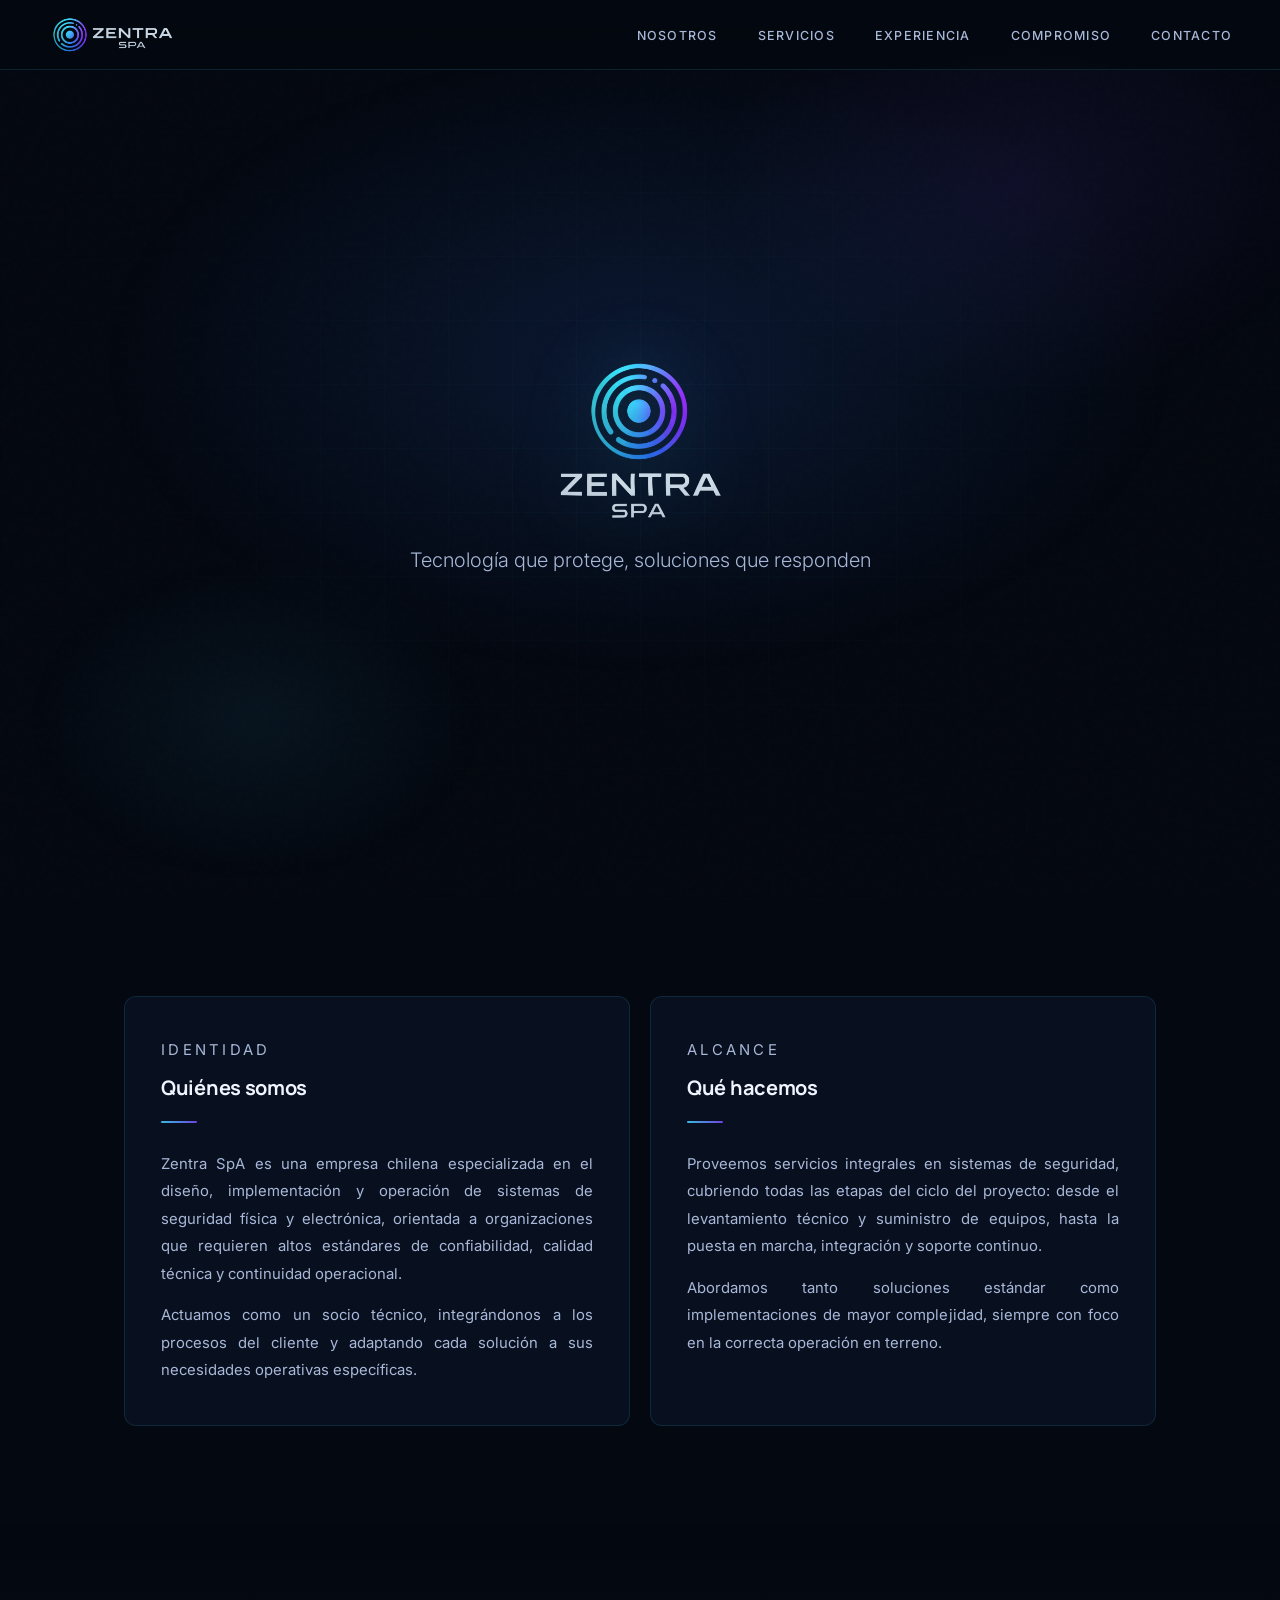
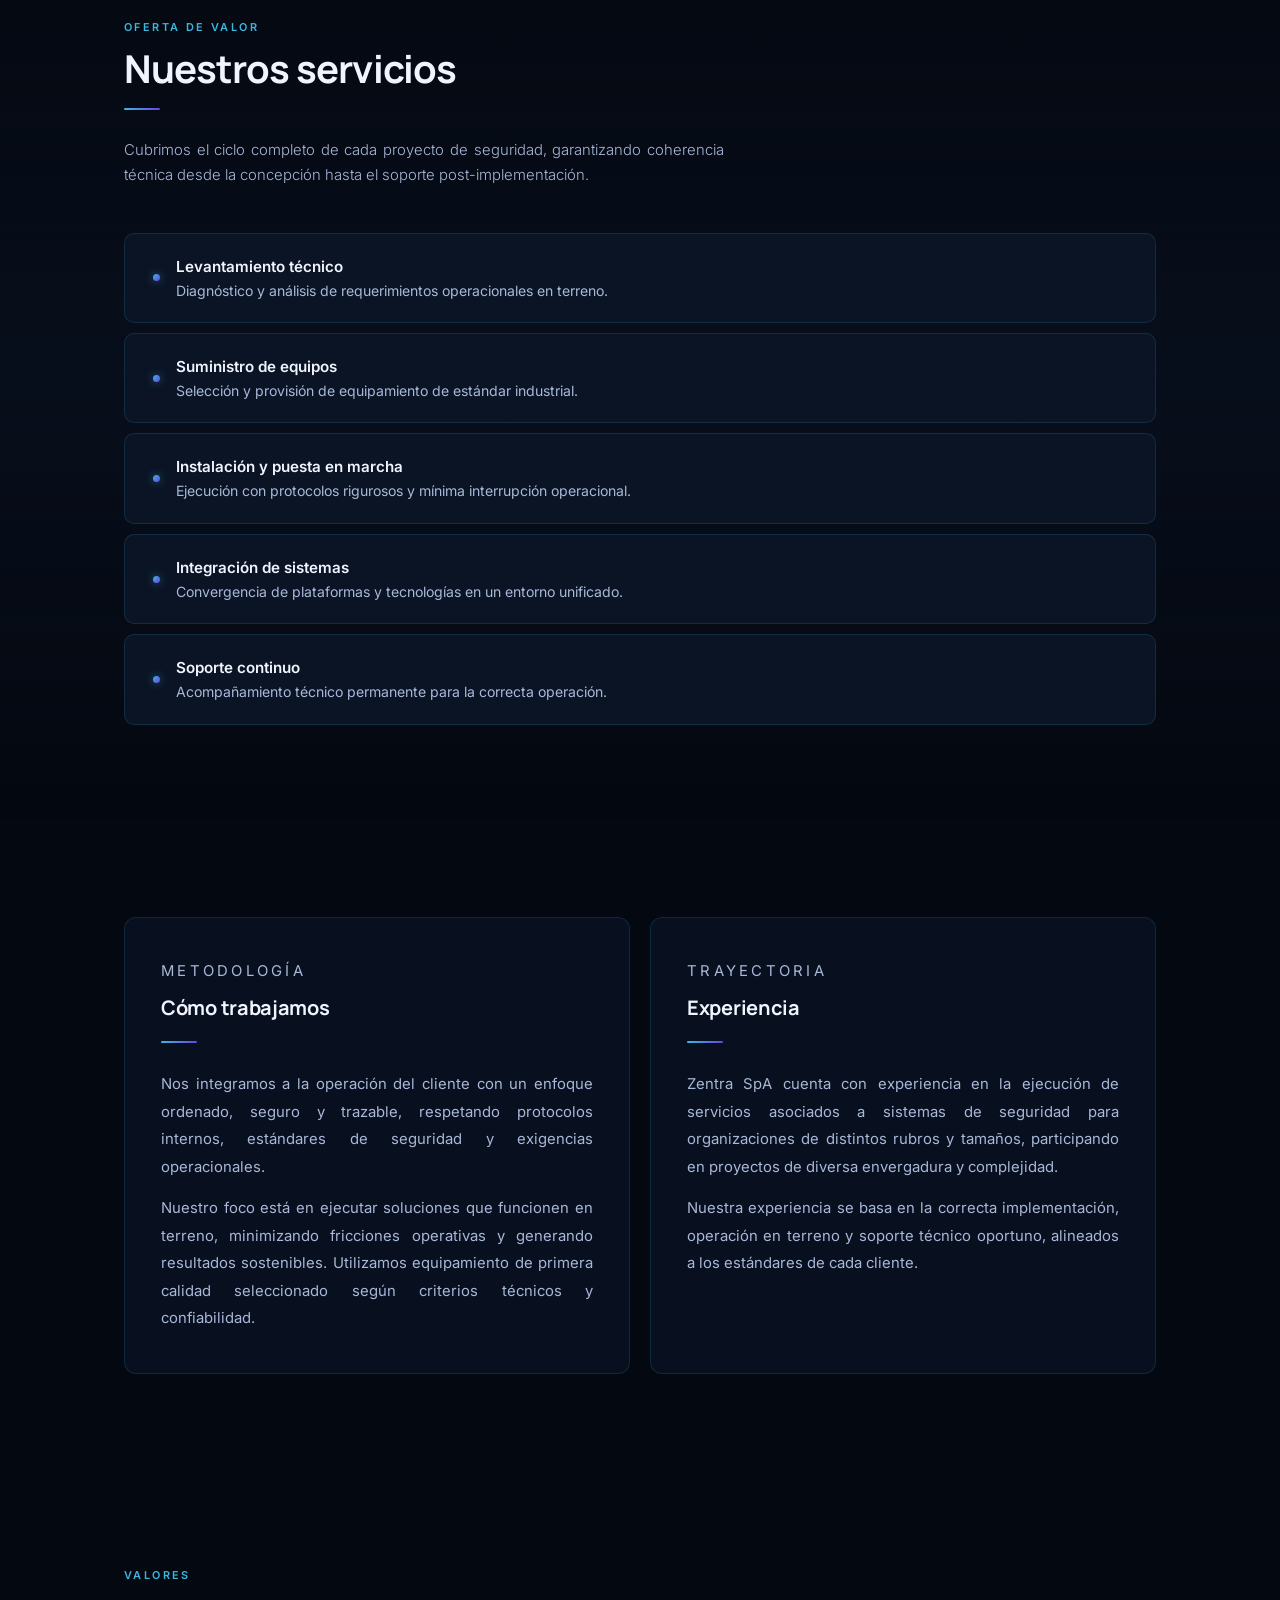
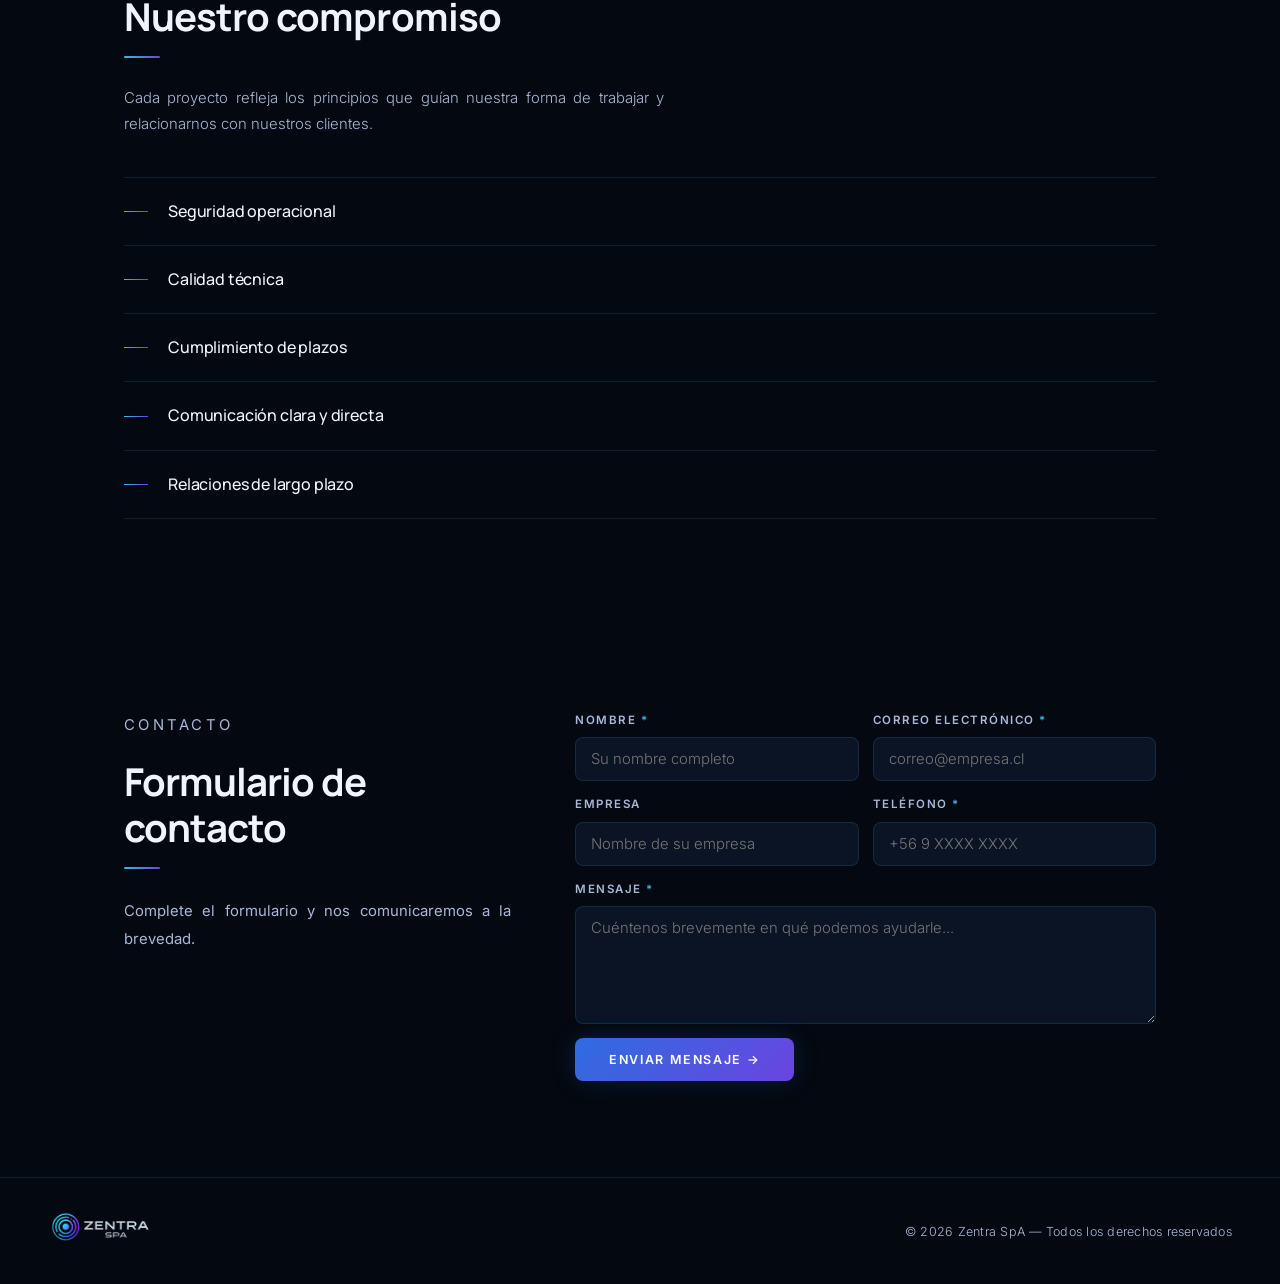
<file: index.html>
<!DOCTYPE html>
<html lang="es">
<head>
<meta charset="UTF-8">
<meta http-equiv="X-UA-Compatible" content="IE=edge">
    <link rel="icon" type="image/png" href="images/favicon.png">
<meta name="viewport" content="width=device-width, initial-scale=1.0">
<title>Zentra SpA</title>
<link rel="preconnect" href="https://fonts.googleapis.com">
<link rel="preconnect" href="https://fonts.gstatic.com" crossorigin>
<link href="https://fonts.googleapis.com/css2?family=Inter:wght@300;400;500;600&family=Manrope:wght@400;500;600;700;800&display=swap" rel="stylesheet">
<link rel="stylesheet" href="styles.css">
</head>
<body>

<!-- ============================================================
     BARRA DE NAVEGACIÓN
     El logo lleva al inicio al hacer clic. El botón hamburguesa
     aparece solo en móvil (controlado desde styles.css).
     ============================================================ -->
<nav>
  <a href="#inicio"><img src="images/zentra logo2 sf.png" alt="Zentra SpA" class="logo_nav"></a>
  <button class="nav-toggle" aria-label="Abrir menú">
    <span></span><span></span><span></span>
  </button>
  <ul id="nav-menu">
    <li><a href="#quienes">Nosotros</a></li>
    <li><a href="#servicios">Servicios</a></li>
    <li><a href="#experiencia">Experiencia</a></li>
    <li><a href="#compromiso">Compromiso</a></li>
    <li><a href="#contacto">Contacto</a></li>
  </ul>
</nav>

<!-- ============================================================
     SECCIÓN HERO — PANTALLA DE INICIO
     Ocupa toda la pantalla. Contiene el logo principal y el subtítulo.
     id="inicio" es el destino del clic en el logo del nav y footer.
     ============================================================ -->
<section class="hero" id="inicio">
  <div class="hero-bg"></div>
  <div class="hero-grid"></div>
  <div class="hero-content">
    <img src="images/zentra logo sf.png" alt="Zentra SpA" class="logo">
    <p class="fade-in delay-1">Tecnología que protege, soluciones que responden</p>
  </div>
</section>

<!-- ============================================================
     SECCIÓN QUIÉNES SOMOS / QUÉ HACEMOS
     Dos tarjetas en columnas. Edita el texto dentro de cada <p>.
     ============================================================ -->
<section id="quienes">
  <div class="section-inner">
    <div class="two-col">
      <div class="card reveal">
        <p class="section-label">Identidad</p>
        <h3>Quiénes somos</h3>
        <div class="divider"></div>
        <p>Zentra SpA es una empresa chilena especializada en el diseño, implementación y operación de sistemas de seguridad física y electrónica, orientada a organizaciones que requieren altos estándares de confiabilidad, calidad técnica y continuidad operacional.</p>
        <p>Actuamos como un socio técnico, integrándonos a los procesos del cliente y adaptando cada solución a sus necesidades operativas específicas.</p>
      </div>
      <div class="card reveal">
        <p class="section-label">Alcance</p>
        <h3>Qué hacemos</h3>
        <div class="divider"></div>
        <p>Proveemos servicios integrales en sistemas de seguridad, cubriendo todas las etapas del ciclo del proyecto: desde el levantamiento técnico y suministro de equipos, hasta la puesta en marcha, integración y soporte continuo.</p>
        <p>Abordamos tanto soluciones estándar como implementaciones de mayor complejidad, siempre con foco en la correcta operación en terreno.</p>
      </div>
    </div>
  </div>
</section>

<!-- ============================================================
     SECCIÓN NUESTROS SERVICIOS
     Lista de rectángulos horizontales. Para agregar un servicio,
     copia un bloque <div class="service-item reveal"> completo.
     ============================================================ -->
<section id="servicios" class="services-section">
  <div class="section-inner">
    <p class="section-label reveal">Oferta de valor</p>
    <h2 class="section-title reveal">Nuestros servicios</h2>
    <div class="divider reveal"></div>
    <p style="color:var(--text-secondary);max-width:600px;font-weight:300;font-size:0.93rem;" class="reveal">Cubrimos el ciclo completo de cada proyecto de seguridad, garantizando coherencia técnica desde la concepción hasta el soporte post-implementación.</p>
    <div class="service-list">
      <div class="service-item reveal">
        <div class="service-dot"></div>
        <div><strong>Levantamiento técnico</strong><p>Diagnóstico y análisis de requerimientos operacionales en terreno.</p></div>
      </div>
      <div class="service-item reveal">
        <div class="service-dot"></div>
        <div><strong>Suministro de equipos</strong><p>Selección y provisión de equipamiento de estándar industrial.</p></div>
      </div>
      <div class="service-item reveal">
        <div class="service-dot"></div>
        <div><strong>Instalación y puesta en marcha</strong><p>Ejecución con protocolos rigurosos y mínima interrupción operacional.</p></div>
      </div>
      <div class="service-item reveal">
        <div class="service-dot"></div>
        <div><strong>Integración de sistemas</strong><p>Convergencia de plataformas y tecnologías en un entorno unificado.</p></div>
      </div>
      <div class="service-item reveal">
        <div class="service-dot"></div>
        <div><strong>Soporte continuo</strong><p>Acompañamiento técnico permanente para la correcta operación.</p></div>
      </div>
    </div>
  </div>
</section>

<!-- ============================================================
     SECCIÓN CÓMO TRABAJAMOS / EXPERIENCIA
     Misma estructura de dos tarjetas que la sección de arriba.
     ============================================================ -->
<section id="experiencia">
  <div class="section-inner">
    <div class="two-col">
      <div class="card reveal">
        <p class="section-label">Metodología</p>
        <h3>Cómo trabajamos</h3>
        <div class="divider"></div>
        <p>Nos integramos a la operación del cliente con un enfoque ordenado, seguro y trazable, respetando protocolos internos, estándares de seguridad y exigencias operacionales.</p>
        <p>Nuestro foco está en ejecutar soluciones que funcionen en terreno, minimizando fricciones operativas y generando resultados sostenibles. Utilizamos equipamiento de primera calidad seleccionado según criterios técnicos y confiabilidad.</p>
      </div>
      <div class="card reveal">
        <p class="section-label">Trayectoria</p>
        <h3>Experiencia</h3>
        <div class="divider"></div>
        <p>Zentra SpA cuenta con experiencia en la ejecución de servicios asociados a sistemas de seguridad para organizaciones de distintos rubros y tamaños, participando en proyectos de diversa envergadura y complejidad.</p>
        <p>Nuestra experiencia se basa en la correcta implementación, operación en terreno y soporte técnico oportuno, alineados a los estándares de cada cliente.</p>
      </div>
    </div>
  </div>
</section>

<!-- ============================================================
     SECCIÓN NUESTRO COMPROMISO
     Lista de valores. Para agregar uno, copia un <div class="commit-row">.
     ============================================================ -->
<section id="compromiso">
  <div class="section-inner">
    <p class="section-label reveal">Valores</p>
    <h2 class="section-title reveal">Nuestro compromiso</h2>
    <div class="divider reveal"></div>
    <p style="color:var(--text-secondary);max-width:540px;font-weight:300;font-size:0.93rem;" class="reveal">Cada proyecto refleja los principios que guían nuestra forma de trabajar y relacionarnos con nuestros clientes.</p>
    <div class="commit-list reveal">
      <div class="commit-row"><div class="commit-line"></div><span>Seguridad operacional</span></div>
      <div class="commit-row"><div class="commit-line"></div><span>Calidad técnica</span></div>
      <div class="commit-row"><div class="commit-line"></div><span>Cumplimiento de plazos</span></div>
      <div class="commit-row"><div class="commit-line"></div><span>Comunicación clara y directa</span></div>
      <div class="commit-row"><div class="commit-line"></div><span>Relaciones de largo plazo</span></div>
    </div>
  </div>
</section>

<!-- ============================================================
     SECCIÓN FORMULARIO DE CONTACTO
     El formulario actualmente no envía datos (requiere backend o
     servicio externo como Formspree). Ver comentario en el <form>.
     ============================================================ -->
<section id="contacto">
  <div class="section-inner">
    <div class="contact-wrap">
      <div class="contact-info reveal">
        <p class="section-label">Contacto</p>
        <h2 class="section-title">Formulario de contacto</h2>
        <div class="divider"></div>
        <p>Complete el formulario y nos comunicaremos a la brevedad.</p>
      </div>
      <div class="contact-form reveal">
        <div class="form-row">
          <div class="form-group">
            <label>Nombre <span class="req">*</span></label>
            <input type="text" id="nombre" placeholder="Su nombre completo" required>
          </div>
          <div class="form-group">
            <label>Correo electrónico <span class="req">*</span></label>
            <input type="email" id="email" placeholder="correo@empresa.cl" required>
          </div>
        </div>
        <div class="form-row">
          <div class="form-group">
            <label>Empresa</label>
            <input type="text" id="empresa" placeholder="Nombre de su empresa">
          </div>
          <div class="form-group">
            <label>Teléfono <span class="req">*</span></label>
            <input type="tel" id="telefono" placeholder="+56 9 XXXX XXXX" required>
          </div>
        </div>
        <div class="form-group">
          <label>Mensaje <span class="req">*</span></label>
          <textarea id="mensaje" placeholder="Cuéntenos brevemente en qué podemos ayudarle..."></textarea>
        </div>
        <button class="btn-send" id="btn-enviar">Enviar mensaje →</button>
      </div>
    </div>
  </div>
</section>

<!-- ============================================================
     FOOTER
     El logo lleva al inicio al hacer clic.
     Actualiza el año del copyright cuando corresponda.
     ============================================================ -->
<footer>
  <a href="#inicio"><img src="images/zentra logo2 sf.png" alt="Zentra SpA" class="logo_nav"></a>
  <p>© 2026 Zentra SpA — Todos los derechos reservados</p>
</footer>

<!-- ============================================================
     SCRIPTS
     1. Scroll reveal: detecta cuando los elementos entran en pantalla
        y les agrega la clase "visible" para activar la animación.
     2. Menú hamburguesa: abre/cierra el menú en móvil y anima
        las líneas del botón a una X.
     ============================================================ -->
<script>
  // Scroll reveal
  const reveals = document.querySelectorAll(".reveal");
  const obs = new IntersectionObserver((entries) => {
    entries.forEach((e, i) => {
      if (e.isIntersecting) {
        setTimeout(() => e.target.classList.add("visible"), i * 55);
        obs.unobserve(e.target);
      }
    });
  }, { threshold: 0.08 });
  reveals.forEach(el => obs.observe(el));

  // Formulario de contacto → Supabase Edge Function
  const btnEnviar = document.getElementById('btn-enviar');
  btnEnviar.addEventListener('click', async () => {
    const nombre   = document.getElementById('nombre').value.trim();
    const email    = document.getElementById('email').value.trim();
    const empresa  = document.getElementById('empresa').value.trim();
    const telefono = document.getElementById('telefono').value.trim();
    const mensaje  = document.getElementById('mensaje').value.trim();

    if (!nombre || !email || !telefono || !mensaje) {
      alert('Por favor complete todos los campos obligatorios.');
      return;
    }

    btnEnviar.textContent = 'Enviando...';
    btnEnviar.disabled = true;

    try {
      const res = await fetch('https://flohbcaktgpwkdvijcwv.supabase.co/functions/v1/contacto', {
        method: 'POST',
        headers: { 'Content-Type': 'application/json' },
        body: JSON.stringify({ nombre, email, empresa, telefono, mensaje })
      });

      if (res.ok) {
        window.location.href = 'gracias.html';
      } else {
        alert('Hubo un error al enviar el mensaje. Por favor intente nuevamente.');
        btnEnviar.textContent = 'Enviar mensaje →';
        btnEnviar.disabled = false;
      }
    } catch(err) {
      alert('Hubo un error al enviar el mensaje. Por favor intente nuevamente.');
      btnEnviar.textContent = 'Enviar mensaje →';
      btnEnviar.disabled = false;
    }
  });
  const toggle = document.querySelector(".nav-toggle");
  const menu   = document.getElementById("nav-menu");
  toggle.addEventListener("click", () => {
    menu.classList.toggle("open");
    toggle.classList.toggle("active");
  });
  // Menú se cierra al hacer click en un enlace
  menu.querySelectorAll("a").forEach(link => {
    link.addEventListener("click", () => {
      menu.classList.remove("open");
      toggle.classList.remove("active");
    });
  });
</script>
</body>
</html>
</file>
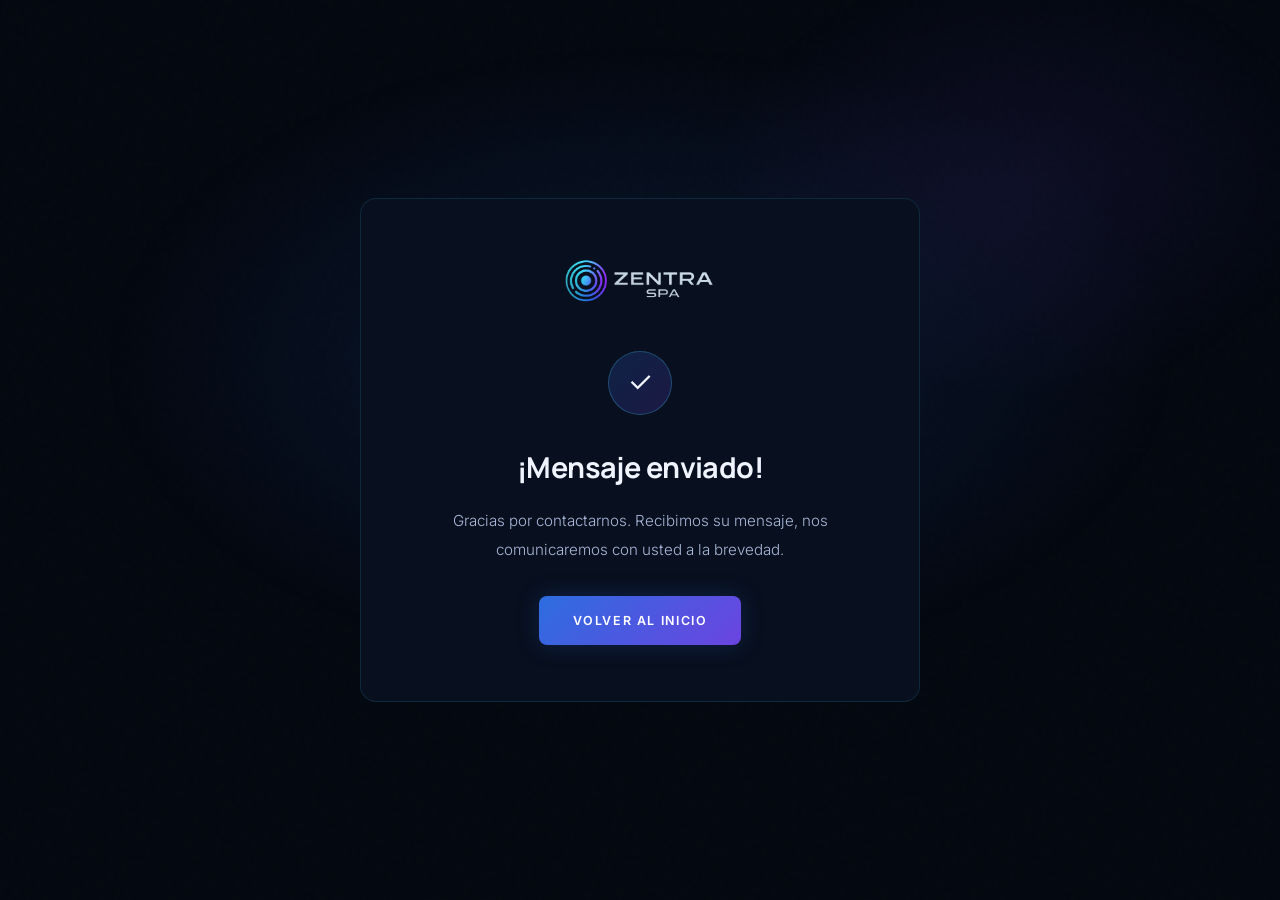
<file: gracias.html>
<!DOCTYPE html>
<html lang="es">
<head>
<meta charset="UTF-8">
<meta name="viewport" content="width=device-width, initial-scale=1.0">
<title>Mensaje enviado — Zentra SpA</title>
<link rel="icon" type="image/png" href="images/favicon.png">
<link rel="preconnect" href="https://fonts.googleapis.com">
<link rel="preconnect" href="https://fonts.gstatic.com" crossorigin>
<link href="https://fonts.googleapis.com/css2?family=Inter:wght@300;400;500;600&family=Manrope:wght@400;500;600;700;800&display=swap" rel="stylesheet">
<link rel="stylesheet" href="styles.css">
<style>
  .gracias-wrap {
    min-height: 100vh;
    display: flex; flex-direction: column;
    align-items: center; justify-content: center;
    text-align: center;
    padding: 40px 24px;
    position: relative;
  }
  .gracias-bg {
    position: absolute; inset: 0;
    background:
      radial-gradient(ellipse 60% 50% at 50% 40%, rgba(45,109,224,0.16) 0%, transparent 70%),
      radial-gradient(ellipse 40% 40% at 80% 20%, rgba(107,68,224,0.10) 0%, transparent 60%);
  }
  .gracias-content {
    position: relative; z-index: 2;
    max-width: 560px;
    background: var(--bg-card);
    border: 1px solid var(--border);
    border-radius: 16px;
    padding: 56px 48px;
  }
  .gracias-icon {
    width: 64px; height: 64px;
    border-radius: 50%;
    background: linear-gradient(135deg, rgba(45,109,224,0.2), rgba(107,68,224,0.2));
    border: 1px solid rgba(58,184,224,0.3);
    display: flex; align-items: center; justify-content: center;
    margin: 0 auto 28px;
    font-size: 1.8rem;
  }
  .gracias-content h1 {
    font-family: "Manrope", sans-serif;
    font-size: 1.8rem;
    font-weight: 700;
    margin-bottom: 16px;
    letter-spacing: -0.02em;
  }
  .gracias-content p {
    color: var(--text-secondary);
    font-size: 0.95rem;
    line-height: 1.85;
    font-weight: 300;
    margin-bottom: 32px;
  }
  .btn-volver {
    display: inline-block;
    font-family: "Inter", sans-serif;
    font-size: 0.78rem;
    font-weight: 600;
    letter-spacing: 0.13em;
    text-transform: uppercase;
    color: #fff;
    background: linear-gradient(135deg, var(--accent-blue), var(--accent-purple));
    border: none; cursor: pointer;
    padding: 14px 34px;
    border-radius: 8px;
    text-decoration: none;
    box-shadow: 0 0 24px rgba(45,109,224,0.22);
    transition: transform 0.25s, box-shadow 0.25s;
  }
  .btn-volver:hover { transform: translateY(-2px); box-shadow: 0 0 36px rgba(45,109,224,0.42); }
  .gracias-logo { height: 52px; margin-bottom: 36px; }
  @media (max-width: 480px) {
    .gracias-content { padding: 36px 24px; }
  }
</style>
</head>
<body>
<div class="gracias-wrap">
  <div class="gracias-bg"></div>
  <div class="gracias-content">
    <img src="images/zentra logo2 sf.png" alt="Zentra SpA" class="gracias-logo">
    <div class="gracias-icon">✓</div>
    <h1>¡Mensaje enviado!</h1>
    <p>Gracias por contactarnos. Recibimos su mensaje, nos comunicaremos con usted a la brevedad.</p>
    <a href="index.html" class="btn-volver">Volver al inicio</a>
  </div>
</div>
</body>
</html>
</file>
<file: styles.css>
*, *::before, *::after { box-sizing: border-box; margin: 0; padding: 0; }

/* ============================================================
   VARIABLES GLOBALES
   Cambia estos valores para modificar toda la paleta de colores
   del sitio de forma centralizada.
   ============================================================ */
  :root {
    --bg-deep:       #040810;   /* Color de fondo principal de la página */
    --bg-card:       #080f1e;   /* Fondo de las tarjetas (quiénes somos, experiencia, etc.) */
    --bg-card2:      #0b1425;   /* Fondo alternativo (inputs, items de servicios) */
    --accent-cyan:   #3ab8e0;   /* Color de acento principal (cyan/azul claro) */
    --accent-blue:   #2d6de0;   /* Color de acento secundario (azul) */
    --accent-purple: #6b44e0;   /* Color de acento terciario (púrpura) */
    --text-primary:  #f0f4ff;   /* Color del texto principal (títulos, contenido importante) */
    --text-secondary:#a8b8d8;   /* Color del texto secundario (descripciones, subtextos) */
    --border: rgba(58,184,224,0.15); /* Color de los bordes de las tarjetas y divisores */
  }

/* ============================================================
   COMPORTAMIENTO GENERAL
   ============================================================ */
  html { scroll-behavior: smooth; } /* Scroll suave al hacer clic en los enlaces del nav */

  body {
    font-family: "Inter", sans-serif; /* Fuente principal del cuerpo */
    background: var(--bg-deep);
    color: var(--text-primary);
    overflow-x: hidden; /* Evita scroll horizontal no deseado */
    line-height: 1.7;
    font-size: 15px;
  }

/* ============================================================
   TEXTURA DE FONDO
   Superposición de ruido sutil para dar profundidad al fondo.
   Ajusta "opacity" para hacerlo más o menos visible.
   ============================================================ */
  body::before {
    content: "";
    position: fixed; inset: 0;
    background-image: url("data:image/svg+xml,%3Csvg viewBox='0 0 200 200' xmlns='http://www.w3.org/2000/svg'%3E%3Cfilter id='n'%3E%3CfeTurbulence type='fractalNoise' baseFrequency='0.85' numOctaves='4' stitchTiles='stitch'/%3E%3C/filter%3E%3Crect width='100%25' height='100%25' filter='url(%23n)' opacity='0.04'/%3E%3C/svg%3E");
    pointer-events: none; z-index: 0; opacity: 0.35;
  }

/* ============================================================
   BARRA DE NAVEGACIÓN
   Fija en la parte superior. Cambia "height" para hacerla
   más alta o baja. Cambia "padding" para ajustar el espaciado lateral.
   ============================================================ */
  nav {
    position: fixed; top: 0; left: 0; right: 0;
    z-index: 100;
    padding: 0 48px;
    height: 70px;
    display: flex; align-items: center; justify-content: space-between;
    background: rgba(4,8,16,0.88); /* Fondo semitransparente del nav */
    backdrop-filter: blur(18px);   /* Efecto de desenfoque detrás del nav */
    border-bottom: 1px solid var(--border);
  }
  nav img { height: 42px; } /* Tamaño del logo en el nav — ajusta este valor */
  nav ul { list-style: none; display: flex; gap: 40px; } /* Espaciado entre items del menú */
  nav ul a {
    text-decoration: none;
    font-family: "Inter", sans-serif;
    font-size: 0.78rem;
    font-weight: 500;
    letter-spacing: 0.1em;
    text-transform: uppercase;
    color: var(--text-secondary);
    transition: color 0.25s;
  }
  nav ul a:hover { color: var(--accent-cyan); } /* Color al pasar el mouse */

  /* Hace que el link del logo no genere espacio vertical extra */
  nav a { line-height: 0; }

/* ============================================================
   BOTÓN HAMBURGUESA (visible solo en móvil)
   Las tres líneas que aparecen en pantallas pequeñas.
   Se anima a una X cuando el menú está abierto.
   ============================================================ */
  .nav-toggle {
    display: none; /* Oculto en escritorio, se muestra en móvil */
    flex-direction: column; justify-content: center; gap: 5px;
    background: none; border: none; cursor: pointer; padding: 4px; z-index: 200;
  }
  .nav-toggle span {
    display: block; width: 24px; height: 2px;
    background: var(--text-primary); border-radius: 2px;
    transition: transform 0.3s, opacity 0.3s;
  }
  /* Animación de las líneas al convertirse en X */
  .nav-toggle.active span:nth-child(1) { transform: translateY(7px) rotate(45deg); }
  .nav-toggle.active span:nth-child(2) { opacity: 0; }
  .nav-toggle.active span:nth-child(3) { transform: translateY(-7px) rotate(-45deg); }

/* ============================================================
   ESTILOS RESPONSIVOS — MÓVIL (pantallas menores a 768px)
   Todo lo que esté aquí dentro solo aplica en pantallas pequeñas.
   ============================================================ */
  @media (max-width: 768px) {
    nav { padding: 0 20px; }
    nav img { height: 44px; }
    .nav-toggle { display: flex; } /* Muestra el botón hamburguesa */

    /* Menú desplegable móvil */
    #nav-menu {
      display: flex; flex-direction: column;
      position: fixed; top: 70px; left: 0; right: 0;
      background: rgba(4,8,16,0.97);
      backdrop-filter: blur(18px);
      max-height: 0; overflow: hidden; padding: 0; /* Oculto por defecto */
      transition: max-height 0.35s ease, padding 0.35s ease;
      border-bottom: 1px solid var(--border);
      gap: 0; list-style: none;
    }
    #nav-menu.open { max-height: 400px; padding: 12px 0; } /* Visible cuando está abierto */
    #nav-menu li { width: 100%; }
    #nav-menu a {
      display: block; padding: 14px 24px;
      font-size: 0.9rem; letter-spacing: 0.08em;
      border-bottom: 1px solid var(--border);
    }
    #nav-menu li:last-child a { border-bottom: none; }

    /* Ajustes de hero en móvil */
    .hero { padding: 100px 20px 60px; }
    .hero-content .logo { height: 120px; } /* Logo más pequeño en móvil */
    .hero p { font-size: 1rem; }

    /* Secciones con menos padding en móvil */
    .section-inner { padding: 64px 20px; }
    .section-title { font-size: clamp(1.4rem, 5vw, 2rem); }

    /* Servicios apilados verticalmente en móvil */
    .service-item { flex-direction: column; align-items: flex-start; gap: 8px; }
    .service-item strong { white-space: normal; min-width: unset; }

    /* Formulario en columna única en móvil */
    .contact-wrap { grid-template-columns: 1fr; gap: 36px; }
    .form-row { grid-template-columns: 1fr; }

    /* Footer centrado en móvil */
    footer { padding: 24px 20px; flex-direction: column; align-items: center; text-align: center; gap: 10px; }
    footer img { height: 42px; }
  }

/* ============================================================
   RESPONSIVO — PANTALLAS MUY PEQUEÑAS (menos de 480px)
   Ajustes adicionales para teléfonos pequeños.
   ============================================================ */
  @media (max-width: 480px) {
    .hero-content .logo { height: 100px; }
    .hero p { font-size: 0.95rem; }
    .card { padding: 28px 22px; }
    .section-inner { padding: 52px 16px; }
    .btn-send { width: 100%; text-align: center; } /* Botón de ancho completo */
  }

/* ============================================================
   SECCIÓN HERO (pantalla de inicio)
   Ocupa el 100% de la altura de la pantalla.
   ============================================================ */
  .hero {
    min-height: 100vh;
    display: flex; flex-direction: column;
    align-items: center; justify-content: center;
    text-align: center;
    padding: 120px 24px 80px;
    position: relative; overflow: hidden;
  }

  /* Gradientes de color de fondo del hero */
  .hero-bg {
    position: absolute; inset: 0;
    background:
      radial-gradient(ellipse 60% 50% at 50% 40%, rgba(45,109,224,0.16) 0%, transparent 70%),
      radial-gradient(ellipse 40% 40% at 80% 20%, rgba(107,68,224,0.10) 0%, transparent 60%),
      radial-gradient(ellipse 30% 30% at 20% 80%, rgba(58,184,224,0.07) 0%, transparent 60%);
  }

  /* Cuadrícula decorativa del hero — ajusta los valores rgba para más/menos intensidad */
  .hero-grid {
    position: absolute; inset: 0;
    background-image:
      linear-gradient(rgba(58,184,224,0.035) 1px, transparent 1px),
      linear-gradient(90deg, rgba(58,184,224,0.035) 1px, transparent 1px);
    background-size: 64px 64px; /* Tamaño de las celdas de la cuadrícula */
    mask-image: radial-gradient(ellipse 80% 80% at center, black 0%, transparent 70%);
  }

  /* Contenedor del contenido central del hero */
  .hero-content { position: relative; z-index: 2; max-width: 720px; display: flex; flex-direction: column; align-items: center; }

  /* Logo principal — cambia "height" para hacerlo más grande o pequeño */
  .hero-content .logo { height: 160px; margin-bottom: 20px; filter: drop-shadow(0 0 36px rgba(58,184,224,0.22)); }

  /* Título principal del hero (si se usara en lugar del logo) */
  .hero h1 {
    font-family: "Manrope", sans-serif;
    font-size: clamp(2.8rem, 6vw, 5rem); /* Tamaño fluido: mín 2.8rem, máx 5rem */
    font-weight: 800;
    line-height: 1.05;
    letter-spacing: -0.03em;
    margin-bottom: 22px;
    /* Gradiente de texto — cambia los colores para variar el efecto */
    background: linear-gradient(135deg, #f0f4ff 35%, var(--accent-cyan) 70%, var(--accent-purple) 100%);
    -webkit-background-clip: text;
    -webkit-text-fill-color: transparent;
    background-clip: text;
  }

  /* Subtítulo del hero */
  .hero p {
    font-size: 1.25rem;
    font-weight: 300;
    color: var(--text-secondary);
    max-width: 540px;
    margin: 0 auto;
    line-height: 1.85;
  }

/* ============================================================
   SECCIONES GENERALES
   Estilos base compartidos por todas las secciones de contenido.
   ============================================================ */
  section { position: relative; z-index: 1; }
  .section-inner p { text-align: justify; } /* Justifica todos los párrafos por defecto */
  .section-inner { max-width: 1080px; margin: 0 auto; padding: 96px 24px; } /* Ancho máximo y padding de cada sección */

  /* Etiqueta pequeña sobre los títulos (ej: "IDENTIDAD", "ALCANCE") */
  .section-label {
    font-family: "Inter", sans-serif;
    font-size: 0.68rem;
    font-weight: 600;
    letter-spacing: 0.22em;
    text-transform: uppercase;
    color: var(--accent-cyan);
    margin-bottom: 10px;
  }

  /* Título principal de cada sección */
  .section-title {
    font-family: "Manrope", sans-serif;
    font-size: clamp(1.7rem, 3vw, 2.5rem);
    font-weight: 700;
    line-height: 1.2;
    letter-spacing: -0.025em;
    margin-bottom: 16px;
  }

  /* Línea divisora decorativa bajo los títulos */
  .divider {
    width: 36px; height: 2px;
    background: linear-gradient(90deg, var(--accent-cyan), var(--accent-purple));
    margin-bottom: 28px;
    border-radius: 2px;
  }

/* ============================================================
   GRILLA DE DOS COLUMNAS
   Usada en las secciones "Quiénes somos/Qué hacemos"
   y "Cómo trabajamos/Experiencia".
   ============================================================ */
  .two-col { display: grid; grid-template-columns: 1fr 1fr; gap: 20px; }
  @media (max-width: 768px) { .two-col { grid-template-columns: 1fr; } } /* Una columna en móvil */

/* ============================================================
   TARJETAS DE CONTENIDO
   Los bloques con borde y fondo oscuro.
   Cambia "padding" para más/menos espacio interno.
   ============================================================ */
  .card {
    background: var(--bg-card);
    border: 1px solid var(--border);
    border-radius: 12px;
    padding: 40px 36px;
    position: relative; overflow: hidden;
    transition: border-color 0.3s, transform 0.35s;
  }

  /* Línea de luz en la parte superior al hacer hover */
  .card::after {
    content: "";
    position: absolute; top: 0; left: 0; right: 0; height: 1px;
    background: linear-gradient(90deg, transparent, var(--accent-cyan), transparent);
    opacity: 0; transition: opacity 0.3s;
  }
  .card:hover { border-color: rgba(58,184,224,0.3); transform: translateY(-3px); }
  .card:hover::after { opacity: 1; }
  .card .section-label { margin-bottom: 6px; }

  /* Título dentro de la tarjeta */
  .card h3 {
    font-family: "Manrope", sans-serif;
    font-size: 1.25rem;
    font-weight: 700;
    margin-bottom: 16px;
    letter-spacing: -0.015em;
  }

  /* Párrafo dentro de la tarjeta */
  .card p {
    font-size: 0.93rem;
    color: var(--text-secondary);
    line-height: 1.85;
    font-weight: 400;
    text-align: justify;
  }
  .card p + p { margin-top: 14px; } /* Espacio entre párrafos consecutivos */

/* ============================================================
   SECCIÓN NUESTROS SERVICIOS
   Lista de rectángulos horizontales apilados.
   ============================================================ */
  .services-section { background: linear-gradient(180deg, transparent, rgba(11,20,37,0.55), transparent); } /* Fondo sutil para diferenciar la sección */

  /* Contenedor de la lista de servicios */
  .service-list {
    display: flex; flex-direction: column;
    gap: 10px; margin-top: 44px;
  }

  /* Cada ítem de servicio (rectángulo horizontal) */
  .service-item {
    background: var(--bg-card2);
    border: 1px solid var(--border);
    border-radius: 10px;
    padding: 20px 28px;
    display: flex; align-items: center; gap: 16px;
    transition: border-color 0.3s, padding-left 0.3s;
  }
  .service-item:hover { border-color: rgba(58,184,224,0.35); padding-left: 36px; } /* Efecto deslizamiento al hover */

  /* Punto decorativo de color al inicio de cada servicio */
  .service-dot {
    width: 7px; height: 7px;
    border-radius: 50%;
    background: linear-gradient(135deg, var(--accent-cyan), var(--accent-purple));
    flex-shrink: 0;
    box-shadow: 0 0 8px rgba(58,184,224,0.5);
  }
  .service-item strong { color: var(--text-primary); font-weight: 600; font-size: 0.95rem; white-space: nowrap; min-width: 220px; } /* Título del servicio */
  .service-item p { font-size: 0.88rem; color: var(--text-secondary); line-height: 1.6; text-align: left; margin: 0; font-weight: 400; } /* Descripción del servicio */
  @media (max-width: 600px) { .service-item strong { white-space: normal; min-width: unset; } }

/* ============================================================
   SECCIÓN NUESTRO COMPROMISO
   Lista de valores con línea decorativa y efecto hover.
   ============================================================ */
  .commit-list { margin-top: 40px; display: flex; flex-direction: column; gap: 0; }

  /* Cada fila de valor */
  .commit-row {
    display: flex; align-items: center; gap: 20px;
    padding: 20px 0;
    border-bottom: 1px solid var(--border);
    transition: padding-left 0.3s; /* Se desplaza a la derecha al hover */
  }
  .commit-row:first-child { border-top: 1px solid var(--border); }
  .commit-row:hover { padding-left: 10px; }

  /* Línea decorativa de color a la izquierda de cada valor */
  .commit-line {
    width: 24px; height: 1px;
    background: linear-gradient(90deg, var(--accent-cyan), var(--accent-purple));
    flex-shrink: 0;
  }
  .commit-row span {
    font-family: "Manrope", sans-serif;
    font-size: 1rem;
    font-weight: 500;
    color: var(--text-primary);
    letter-spacing: -0.01em;
  }

/* ============================================================
   SECCIÓN FORMULARIO DE CONTACTO
   Grilla de dos columnas: texto a la izquierda, formulario a la derecha.
   ============================================================ */
  .contact-wrap {
    display: grid;
    grid-template-columns: 1fr 1.5fr; /* El formulario ocupa más espacio que el texto */
    gap: 64px; align-items: start;
  }
  @media (max-width: 768px) { .contact-wrap { grid-template-columns: 1fr; gap: 40px; } }
  .contact-info p { color: var(--text-secondary); font-size: 0.93rem; line-height: 1.9; font-weight: 400; margin-bottom: 20px; text-align: justify; }

  /* Formulario */
  .contact-form { display: flex; flex-direction: column; gap: 14px; }
  .form-row { display: grid; grid-template-columns: 1fr 1fr; gap: 14px; } /* Dos campos por fila */
  @media (max-width: 600px) { .form-row { grid-template-columns: 1fr; } }

  /* Grupo de campo (label + input) */
  .form-group { display: flex; flex-direction: column; gap: 7px; }
  .form-group label {
    font-size: 0.72rem;
    font-weight: 600;
    letter-spacing: 0.13em;
    text-transform: uppercase;
    color: var(--text-secondary);
  }

  /* Estilo de los campos de texto */
  .form-group input,
  .form-group textarea {
    background: var(--bg-card2);
    border: 1px solid var(--border);
    border-radius: 8px;
    padding: 12px 15px;
    color: var(--text-primary);
    font-family: "Inter", sans-serif;
    font-size: 0.93rem;
    font-weight: 300;
    outline: none;
    transition: border-color 0.25s, box-shadow 0.25s;
  }

  /* Estado de foco en los campos */
  .form-group input:focus,
  .form-group textarea:focus {
    border-color: rgba(58,184,224,0.45);
    box-shadow: 0 0 0 3px rgba(58,184,224,0.06);
  }
  .form-group textarea { resize: vertical; min-height: 118px; } /* El textarea se puede redimensionar verticalmente */

  /* Asterisco de campo obligatorio */
  .req { color: var(--accent-cyan); }

  /* Botón de envío */
  .btn-send {
    font-family: "Inter", sans-serif;
    font-size: 0.78rem;
    font-weight: 600;
    letter-spacing: 0.13em;
    text-transform: uppercase;
    color: #fff;
    background: linear-gradient(135deg, var(--accent-blue), var(--accent-purple));
    border: none; cursor: pointer;
    padding: 14px 34px;
    border-radius: 8px;
    align-self: flex-start;
    box-shadow: 0 0 24px rgba(45,109,224,0.22);
    transition: transform 0.25s, box-shadow 0.25s;
  }
  .btn-send:hover { transform: translateY(-2px); box-shadow: 0 0 36px rgba(45,109,224,0.42); }

/* ============================================================
   FOOTER
   Barra inferior con logo y copyright.
   ============================================================ */
  footer {
    border-top: 1px solid var(--border);
    padding: 32px 48px;
    display: flex; align-items: center; justify-content: space-between;
    flex-wrap: wrap; gap: 14px;
  }
  footer img { height: 34px; } /* Tamaño del logo en el footer */
  footer p { font-size: 0.78rem; color: var(--text-secondary); letter-spacing: 0.02em; font-weight: 300; }

/* ============================================================
   ANIMACIONES
   fadeUp: elementos que suben y aparecen al cargar.
   reveal: elementos que se animan al hacer scroll.
   ============================================================ */
  @keyframes fadeUp {
    from { opacity: 0; transform: translateY(28px); }
    to   { opacity: 1; transform: translateY(0); }
  }
  .fade-in { opacity: 0; animation: fadeUp 0.9s ease forwards; }
  .delay-1 { animation-delay: 0.1s; }  /* Retraso corto */
  .delay-2 { animation-delay: 0.25s; } /* Retraso medio */

  /* Clase base para elementos que se revelan al hacer scroll */
  .reveal { opacity: 0; transform: translateY(20px); transition: opacity 0.65s ease, transform 0.65s ease; }
  /* Cuando el elemento es visible en pantalla, se activa esta clase desde JS */
  .reveal.visible { opacity: 1; transform: translateY(0); }
</file>
